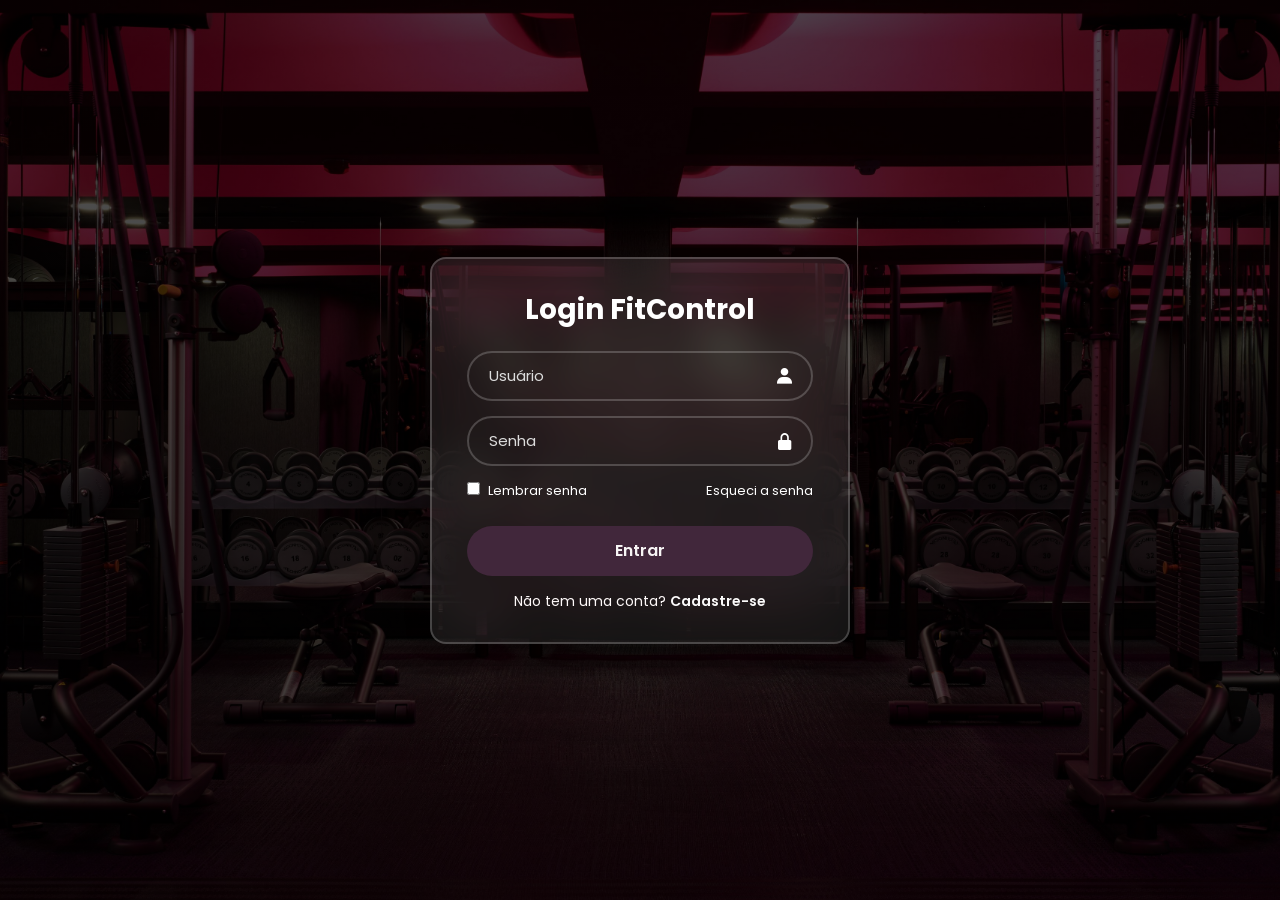
<file: index.html>
<!DOCTYPE html>
<html lang="pt-BR">
<head>
    <meta charset="UTF-8">
    <meta name="viewport" content="width=device-width, initial-scale=1.0">
    <title>Login FitControl</title>
    <link href='https://unpkg.com/boxicons@2.1.4/css/boxicons.min.css' rel='stylesheet'>
    <link rel="stylesheet" href="./css/login.css">
</head>
<body>
    
    <main class="container">   
        <form id="loginForm">
            <h1>Login FitControl</h1>

            <div class="input-box">
                <input placeholder="Usuário" type="text" id="usuario" required>
                <i class="bx bxs-user"></i>
            </div>

            <div class="input-box">
                <input placeholder="Senha" type="password" id="senha" required>
                <i class="bx bxs-lock-alt"></i>
            </div>

            <div class="remember-forgot">
                <label>
                    <input type="checkbox">
                    Lembrar senha
                </label>
                <a href="#">Esqueci a senha</a>
            </div>

            <button type="submit" class="login">Entrar</button>

            <div class="register-link">
                <p>Não tem uma conta? <a href="./signup.html">Cadastre-se</a></p>
            </div>
        </form>
    </main>

    <div vw class="enabled">
  <div vw-access-button class="active"></div>
  <div vw-plugin-wrapper>
    <div class="vw-plugin-top-wrapper"></div>
  </div>
</div>

<script src="https://vlibras.gov.br/app/vlibras-plugin.js"></script>
<script>
  new window.VLibras.Widget('https://vlibras.gov.br/app');
</script>

    <script src="./js/script.js"></script>
</body>
</html>
</file>
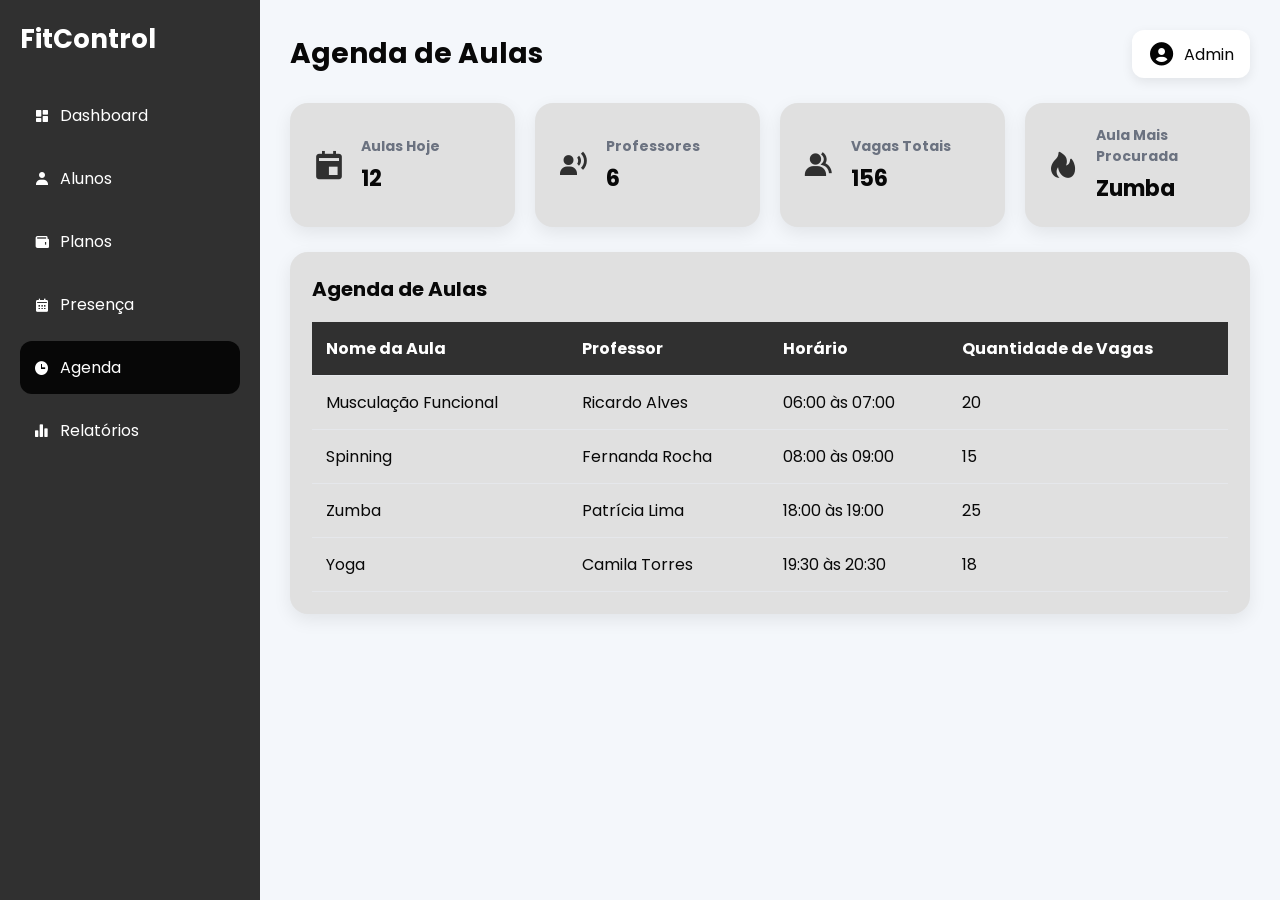
<file: agenda.html>
<!DOCTYPE html>
<html lang="pt-BR">
<head>
  <meta charset="UTF-8">
  <meta name="viewport" content="width=device-width, initial-scale=1.0">
  <title>Agenda - FitControl</title>
  <link rel="stylesheet" href="./css/dashboard.css">
  <link href='https://unpkg.com/boxicons@2.1.4/css/boxicons.min.css' rel='stylesheet'>
</head>
<body>

  <aside class="sidebar" id="sidebar">
    <div class="logo-area">
      <h2>FitControl</h2>
      <button class="close-btn" id="closeMenu">
        <i class='bx bx-x'></i>
      </button>
    </div>

    <nav>
      <a href="dashboard.html"><i class='bx bxs-dashboard'></i> Dashboard</a>
      <a href="alunos.html"><i class='bx bxs-user'></i> Alunos</a>
      <a href="planos.html"><i class='bx bxs-wallet'></i> Planos</a>
      <a href="presenca.html"><i class='bx bxs-calendar'></i> Presença</a>
      <a href="agenda.html" class="active-link"><i class='bx bxs-time'></i> Agenda</a>
      <a href="relatorios.html"><i class='bx bxs-bar-chart-alt-2'></i> Relatórios</a>
    </nav>
  </aside>

  <main class="main">
    <header class="header">
      <div class="header-left">
        <button class="menu-btn" id="openMenu">
          <i class='bx bx-menu'></i>
        </button>
        <h1>Agenda de Aulas</h1>
      </div>

      <div class="user">
        <i class='bx bxs-user-circle'></i>
        <span>Admin</span>
      </div>
    </header>

    <section class="cards">
      <div class="card">
        <i class='bx bxs-calendar-event'></i>
        <div>
          <h3>Aulas Hoje</h3>
          <p>12</p>
        </div>
      </div>

      <div class="card">
        <i class='bx bxs-user-voice'></i>
        <div>
          <h3>Professores</h3>
          <p>6</p>
        </div>
      </div>

      <div class="card">
        <i class='bx bxs-group'></i>
        <div>
          <h3>Vagas Totais</h3>
          <p>156</p>
        </div>
      </div>

      <div class="card">
        <i class='bx bxs-hot'></i>
        <div>
          <h3>Aula Mais Procurada</h3>
          <p>Zumba</p>
        </div>
      </div>
    </section>

    <section class="table-section">
      <h2>Agenda de Aulas</h2>
      <div class="table-wrapper">
        <table>
          <thead>
            <tr>
              <th>Nome da Aula</th>
              <th>Professor</th>
              <th>Horário</th>
              <th>Quantidade de Vagas</th>
            </tr>
          </thead>
          <tbody>
            <tr>
              <td>Musculação Funcional</td>
              <td>Ricardo Alves</td>
              <td>06:00 às 07:00</td>
              <td>20</td>
            </tr>
            <tr>
              <td>Spinning</td>
              <td>Fernanda Rocha</td>
              <td>08:00 às 09:00</td>
              <td>15</td>
            </tr>
            <tr>
              <td>Zumba</td>
              <td>Patrícia Lima</td>
              <td>18:00 às 19:00</td>
              <td>25</td>
            </tr>
            <tr>
              <td>Yoga</td>
              <td>Camila Torres</td>
              <td>19:30 às 20:30</td>
              <td>18</td>
            </tr>
          </tbody>
        </table>
      </div>
    </section>
  </main>


  <div vw class="enabled">
  <div vw-access-button class="active"></div>
  <div vw-plugin-wrapper>
    <div class="vw-plugin-top-wrapper"></div>
  </div>
</div>

<script src="https://vlibras.gov.br/app/vlibras-plugin.js"></script>
<script>
  new window.VLibras.Widget('https://vlibras.gov.br/app');
</script>
  <script src="./js/agenda.js"></script>

  
</body>
</html>
</file>
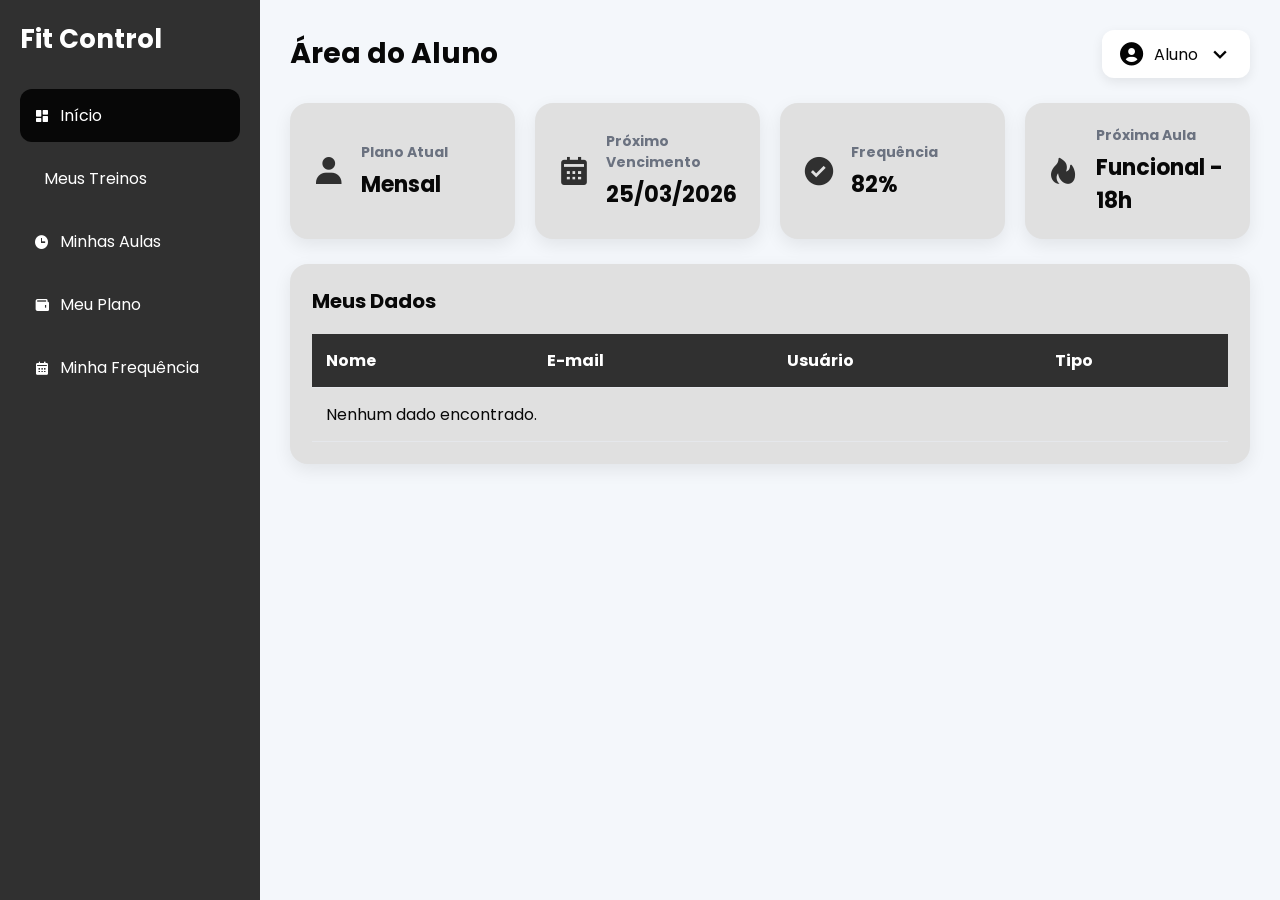
<file: aluno-dashboard.html>
<!DOCTYPE html>
<html lang="pt-BR">
<head>
  <meta charset="UTF-8">
  <meta name="viewport" content="width=device-width, initial-scale=1.0">
  <title>Área do Aluno - Fit Control</title>
  <link rel="stylesheet" href="./css/dashboard.css">
  <link href='https://unpkg.com/boxicons@2.1.4/css/boxicons.min.css' rel='stylesheet'>
</head>
<body>

  <aside class="sidebar" id="sidebar">
    <div class="logo-area">
      <h2>Fit Control</h2>
      <button class="close-btn" id="closeMenu">
        <i class='bx bx-x'></i>
      </button>
    </div>

    <nav>
      <a href="aluno-dashboard.html" class="active-link"><i class='bx bxs-dashboard'></i> Início</a>
      <a href="meus-treinos.html"><i class='bx bxs-dumbbell'></i> Meus Treinos</a>
      <a href="minhas-aulas.html"><i class='bx bxs-time'></i> Minhas Aulas</a>
      <a href="meu-plano.html"><i class='bx bxs-wallet'></i> Meu Plano</a>
      <a href="presenca-aluno.html"><i class='bx bxs-calendar'></i> Minha Frequência</a>
    </nav>
  </aside>

  <main class="main">
    <header class="header">
      <div class="header-left">
        <button class="menu-btn" id="openMenu">
          <i class='bx bx-menu'></i>
        </button>
        <h1>Área do Aluno</h1>
      </div>

      <div class="user" id="userMenu">
        <i class='bx bxs-user-circle'></i>
        <span id="nomeUsuario">Aluno</span>
        <i class='bx bx-chevron-down'></i>

        <div class="dropdown" id="dropdownMenu">
          <button id="trocarUsuario">Trocar usuário</button>
          <button id="logout">Sair</button>
        </div>
      </div>
    </header>

    <section class="cards">
      <div class="card">
        <i class='bx bxs-user'></i>
        <div>
          <h3>Plano Atual</h3>
          <p id="planoAluno">Mensal</p>
        </div>
      </div>

      <div class="card">
        <i class='bx bxs-calendar'></i>
        <div>
          <h3>Próximo Vencimento</h3>
          <p>25/03/2026</p>
        </div>
      </div>

      <div class="card">
        <i class='bx bxs-check-circle'></i>
        <div>
          <h3>Frequência</h3>
          <p>82%</p>
        </div>
      </div>

      <div class="card">
        <i class='bx bxs-hot'></i>
        <div>
          <h3>Próxima Aula</h3>
          <p>Funcional - 18h</p>
        </div>
      </div>
    </section>

    <section class="table-section">
      <h2>Meus Dados</h2>
      <div class="table-wrapper">
        <table>
          <thead>
            <tr>
              <th>Nome</th>
              <th>E-mail</th>
              <th>Usuário</th>
              <th>Tipo</th>
            </tr>
          </thead>
          <tbody id="dadosAluno">
            <tr>
              <td colspan="4">Nenhum dado encontrado.</td>
            </tr>
          </tbody>
        </table>
      </div>
    </section>
  </main>

  <div vw class="enabled">
    <div vw-access-button class="active"></div>
    <div vw-plugin-wrapper>
      <div class="vw-plugin-top-wrapper"></div>
    </div>
  </div>

  <script src="https://vlibras.gov.br/app/vlibras-plugin.js"></script>
  <script>
    new window.VLibras.Widget('https://vlibras.gov.br/app');
  </script>

  <script src="./js/aluno-dashboard.js"></script>
  <script src="./js/user.js"></script>
</body>
</html>
</file>
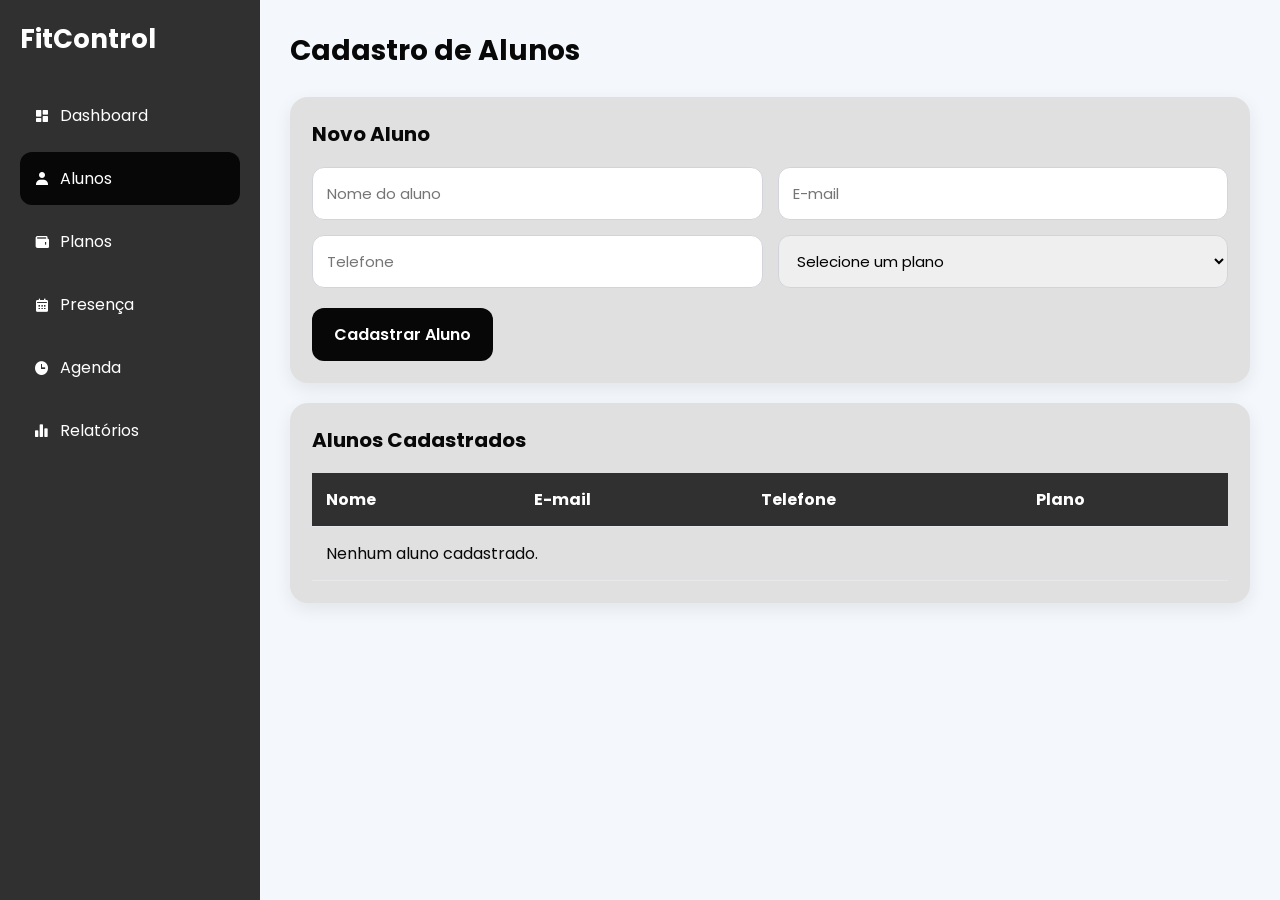
<file: alunos.html>
<!DOCTYPE html>
<html lang="pt-BR">
<head>
  <meta charset="UTF-8">
  <meta name="viewport" content="width=device-width, initial-scale=1.0">
  <title>Cadastro de Alunos - FitControl</title>
  <link rel="stylesheet" href="./css/dashboard.css">
  <link href='https://unpkg.com/boxicons@2.1.4/css/boxicons.min.css' rel='stylesheet'>
</head>
<body>

  <aside class="sidebar" id="sidebar">
    <div class="logo-area">
      <h2>FitControl</h2>
      <button class="close-btn" id="closeMenu">
        <i class='bx bx-x'></i>
      </button>
    </div>

    <nav>
      <a href="dashboard.html"><i class='bx bxs-dashboard'></i> Dashboard</a>
      <a href="alunos.html" class="active-link"><i class='bx bxs-user'></i> Alunos</a>
      <a href="planos.html"><i class='bx bxs-wallet'></i> Planos</a>
      <a href="presenca.html"><i class='bx bxs-calendar'></i> Presença</a>
      <a href="agenda.html"><i class='bx bxs-time'></i> Agenda</a>
      <a href="relatorios.html"><i class='bx bxs-bar-chart-alt-2'></i> Relatórios</a>
    </nav>
  </aside>

  <main class="main">
    <header class="header">
      <div class="header-left">
        <button class="menu-btn" id="openMenu">
          <i class='bx bx-menu'></i>
        </button>
        <h1>Cadastro de Alunos</h1>
      </div>
    </header>

    <section class="table-section">
      <h2>Novo Aluno</h2>

      <form id="formAluno" class="form-aluno">
        <div class="form-grid">
          <input type="text" id="nome" placeholder="Nome do aluno" required>
          <input type="email" id="email" placeholder="E-mail" required>
          <input type="text" id="telefone" placeholder="Telefone" required>
          <select id="plano" required>
            <option value="">Selecione um plano</option>
            <option value="Mensal">Mensal</option>
            <option value="Trimestral">Trimestral</option>
            <option value="Semestral">Semestral</option>
            <option value="Anual">Anual</option>
          </select>
        </div>

        <button type="submit" class="btn-submit">Cadastrar Aluno</button>
      </form>
    </section>

    <section class="table-section" style="margin-top: 20px;">
      <h2>Alunos Cadastrados</h2>
      <div class="table-wrapper">
        <table>
          <thead>
            <tr>
              <th>Nome</th>
              <th>E-mail</th>
              <th>Telefone</th>
              <th>Plano</th>
            </tr>
          </thead>
          <tbody id="listaAlunos"></tbody>
        </table>
      </div>
    </section>
  </main>


  <div vw class="enabled">
  <div vw-access-button class="active"></div>
  <div vw-plugin-wrapper>
    <div class="vw-plugin-top-wrapper"></div>
  </div>
</div>

<script src="https://vlibras.gov.br/app/vlibras-plugin.js"></script>
<script>
  new window.VLibras.Widget('https://vlibras.gov.br/app');
</script>
  <script src="./js/alunos.js"></script>
</body>
</html>
</file>
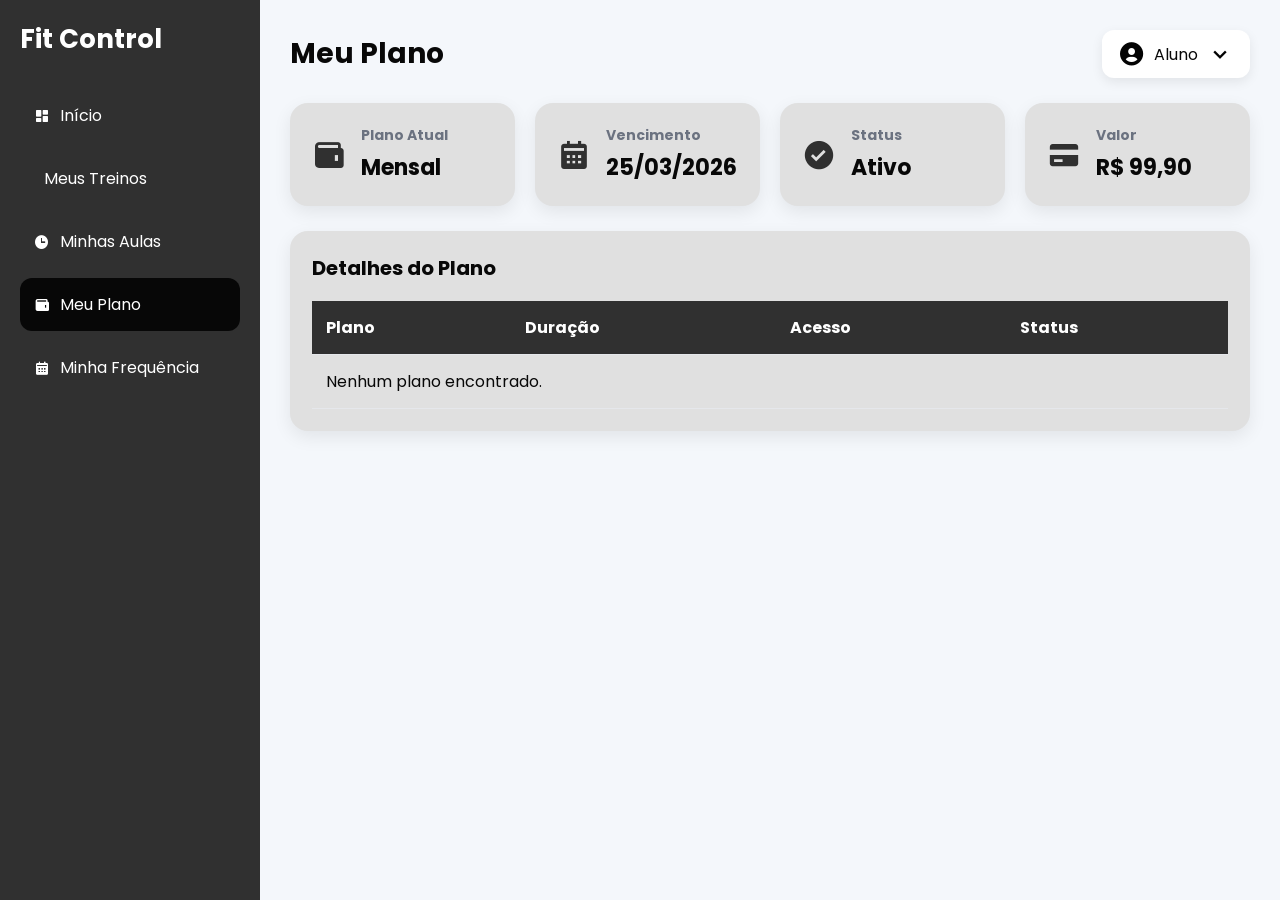
<file: meu-plano.html>
<!DOCTYPE html>
<html lang="pt-BR">
<head>
  <meta charset="UTF-8">
  <meta name="viewport" content="width=device-width, initial-scale=1.0">
  <title>Meu Plano - Fit Control</title>
  <link rel="stylesheet" href="./css/dashboard.css">
  <link href='https://unpkg.com/boxicons@2.1.4/css/boxicons.min.css' rel='stylesheet'>
</head>
<body>

  <aside class="sidebar" id="sidebar">
    <div class="logo-area">
      <h2>Fit Control</h2>
      <button class="close-btn" id="closeMenu">
        <i class='bx bx-x'></i>
      </button>
    </div>

    <nav>
      <a href="aluno-dashboard.html"><i class='bx bxs-dashboard'></i> Início</a>
      <a href="meus-treinos.html"><i class='bx bxs-dumbbell'></i> Meus Treinos</a>
      <a href="minhas-aulas.html"><i class='bx bxs-time'></i> Minhas Aulas</a>
      <a href="meu-plano.html" class="active-link"><i class='bx bxs-wallet'></i> Meu Plano</a>
      <a href="presenca.html"><i class='bx bxs-calendar'></i> Minha Frequência</a>
    </nav>
  </aside>

  <main class="main">
    <header class="header">
      <div class="header-left">
        <button class="menu-btn" id="openMenu">
          <i class='bx bx-menu'></i>
        </button>
        <h1>Meu Plano</h1>
      </div>

      <div class="user" id="userMenu">
        <i class='bx bxs-user-circle'></i>
        <span id="nomeUsuario">Aluno</span>
        <i class='bx bx-chevron-down'></i>

        <div class="dropdown" id="dropdownMenu">
          <button id="trocarUsuario">Trocar usuário</button>
          <button id="logout">Sair</button>
        </div>
      </div>
    </header>

    <section class="cards">
      <div class="card">
        <i class='bx bxs-wallet'></i>
        <div>
          <h3>Plano Atual</h3>
          <p id="planoAtual">Mensal</p>
        </div>
      </div>

      <div class="card">
        <i class='bx bxs-calendar'></i>
        <div>
          <h3>Vencimento</h3>
          <p>25/03/2026</p>
        </div>
      </div>

      <div class="card">
        <i class='bx bxs-check-circle'></i>
        <div>
          <h3>Status</h3>
          <p>Ativo</p>
        </div>
      </div>

      <div class="card">
        <i class='bx bxs-credit-card'></i>
        <div>
          <h3>Valor</h3>
          <p id="valorPlano">R$ 99,90</p>
        </div>
      </div>
    </section>

    <section class="table-section">
      <h2>Detalhes do Plano</h2>
      <div class="table-wrapper">
        <table>
          <thead>
            <tr>
              <th>Plano</th>
              <th>Duração</th>
              <th>Acesso</th>
              <th>Status</th>
            </tr>
          </thead>
          <tbody id="tabelaPlano">
            <tr>
              <td colspan="4">Nenhum plano encontrado.</td>
            </tr>
          </tbody>
        </table>
      </div>
    </section>
  </main>

  <div vw class="enabled">
    <div vw-access-button class="active"></div>
    <div vw-plugin-wrapper>
      <div class="vw-plugin-top-wrapper"></div>
    </div>
  </div>

  <script src="https://vlibras.gov.br/app/vlibras-plugin.js"></script>
  <script>
    new window.VLibras.Widget('https://vlibras.gov.br/app');
  </script>

  <script src="./js/meu-plano.js"></script>
  <script src="./js/user.js"></script>
</body>
</html>
</file>
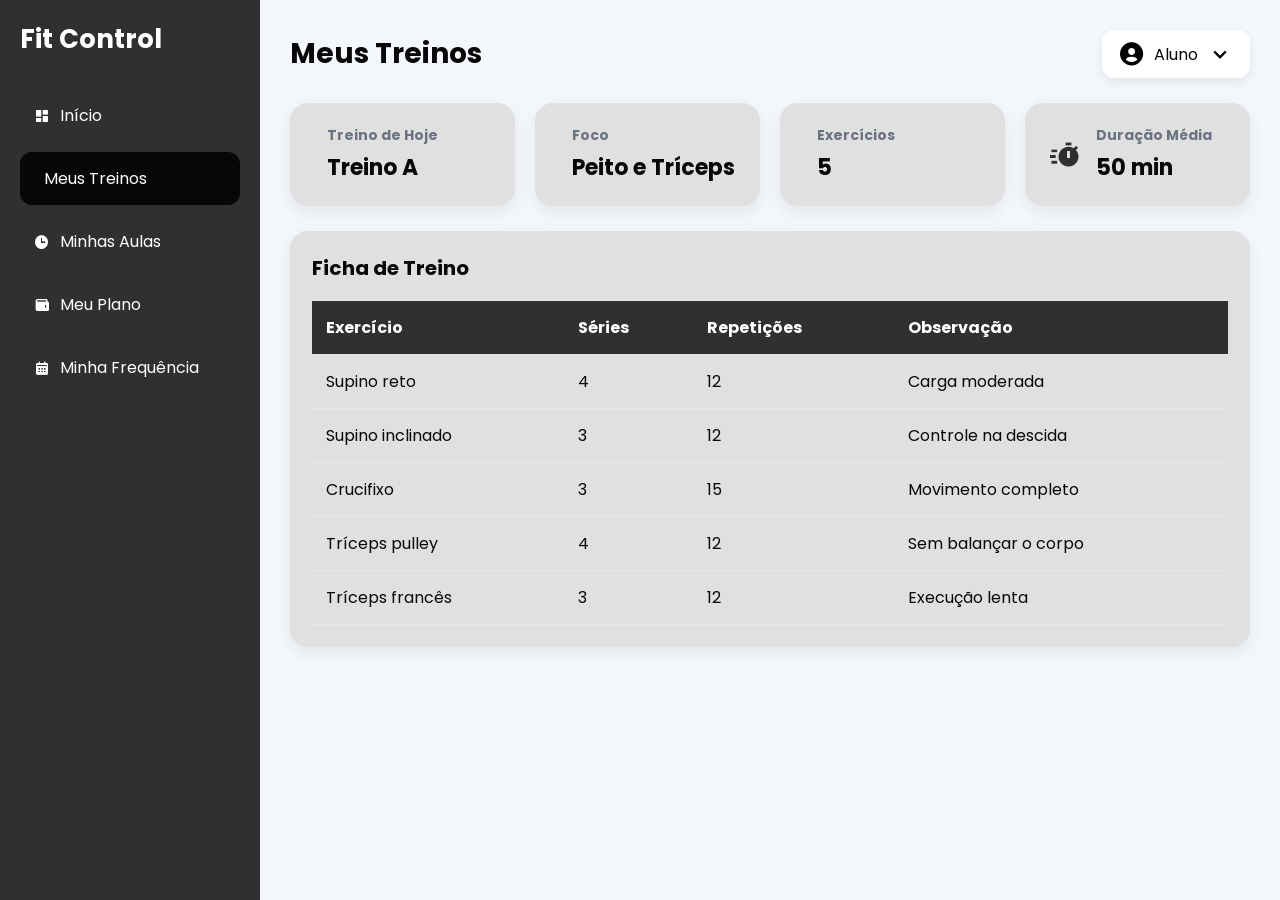
<file: meus-treinos.html>
<!DOCTYPE html>
<html lang="pt-BR">
<head>
  <meta charset="UTF-8">
  <meta name="viewport" content="width=device-width, initial-scale=1.0">
  <title>Meus Treinos - Fit Control</title>
  <link rel="stylesheet" href="./css/dashboard.css">
  <link href='https://unpkg.com/boxicons@2.1.4/css/boxicons.min.css' rel='stylesheet'>
</head>
<body>

  <aside class="sidebar" id="sidebar">
    <div class="logo-area">
      <h2>Fit Control</h2>
      <button class="close-btn" id="closeMenu">
        <i class='bx bx-x'></i>
      </button>
    </div>

    <nav>
      <a href="aluno-dashboard.html"><i class='bx bxs-dashboard'></i> Início</a>
      <a href="meus-treinos.html" class="active-link"><i class='bx bxs-dumbbell'></i> Meus Treinos</a>
      <a href="minhas-aulas.html"><i class='bx bxs-time'></i> Minhas Aulas</a>
      <a href="meu-plano.html"><i class='bx bxs-wallet'></i> Meu Plano</a>
      <a href="presenca.html"><i class='bx bxs-calendar'></i> Minha Frequência</a>
    </nav>
  </aside>

  <main class="main">
    <header class="header">
      <div class="header-left">
        <button class="menu-btn" id="openMenu">
          <i class='bx bx-menu'></i>
        </button>
        <h1>Meus Treinos</h1>
      </div>

      <div class="user" id="userMenu">
        <i class='bx bxs-user-circle'></i>
        <span id="nomeUsuario">Aluno</span>
        <i class='bx bx-chevron-down'></i>

        <div class="dropdown" id="dropdownMenu">
          <button id="trocarUsuario">Trocar usuário</button>
          <button id="logout">Sair</button>
        </div>
      </div>
    </header>

    <section class="cards">
      <div class="card">
        <i class='bx bxs-dumbbell'></i>
        <div>
          <h3>Treino de Hoje</h3>
          <p>Treino A</p>
        </div>
      </div>

      <div class="card">
        <i class='bx bxs-body'></i>
        <div>
          <h3>Foco</h3>
          <p>Peito e Tríceps</p>
        </div>
      </div>

      <div class="card">
        <i class='bx bxs-repeat'></i>
        <div>
          <h3>Exercícios</h3>
          <p>5</p>
        </div>
      </div>

      <div class="card">
        <i class='bx bxs-timer'></i>
        <div>
          <h3>Duração Média</h3>
          <p>50 min</p>
        </div>
      </div>
    </section>

    <section class="table-section">
      <h2>Ficha de Treino</h2>
      <div class="table-wrapper">
        <table>
          <thead>
            <tr>
              <th>Exercício</th>
              <th>Séries</th>
              <th>Repetições</th>
              <th>Observação</th>
            </tr>
          </thead>
          <tbody id="tabelaTreinos">
            <tr>
              <td>Supino reto</td>
              <td>4</td>
              <td>12</td>
              <td>Carga moderada</td>
            </tr>
            <tr>
              <td>Supino inclinado</td>
              <td>3</td>
              <td>12</td>
              <td>Controle na descida</td>
            </tr>
            <tr>
              <td>Crucifixo</td>
              <td>3</td>
              <td>15</td>
              <td>Movimento completo</td>
            </tr>
            <tr>
              <td>Tríceps pulley</td>
              <td>4</td>
              <td>12</td>
              <td>Sem balançar o corpo</td>
            </tr>
            <tr>
              <td>Tríceps francês</td>
              <td>3</td>
              <td>12</td>
              <td>Execução lenta</td>
            </tr>
          </tbody>
        </table>
      </div>
    </section>
  </main>

  <div vw class="enabled">
    <div vw-access-button class="active"></div>
    <div vw-plugin-wrapper>
      <div class="vw-plugin-top-wrapper"></div>
    </div>
  </div>

  <script src="https://vlibras.gov.br/app/vlibras-plugin.js"></script>
  <script>
    new window.VLibras.Widget('https://vlibras.gov.br/app');
  </script>

  <script src="./js/meus-treinos.js"></script>
  <script src="./js/user.js"></script>
</body>
</html>
</file>
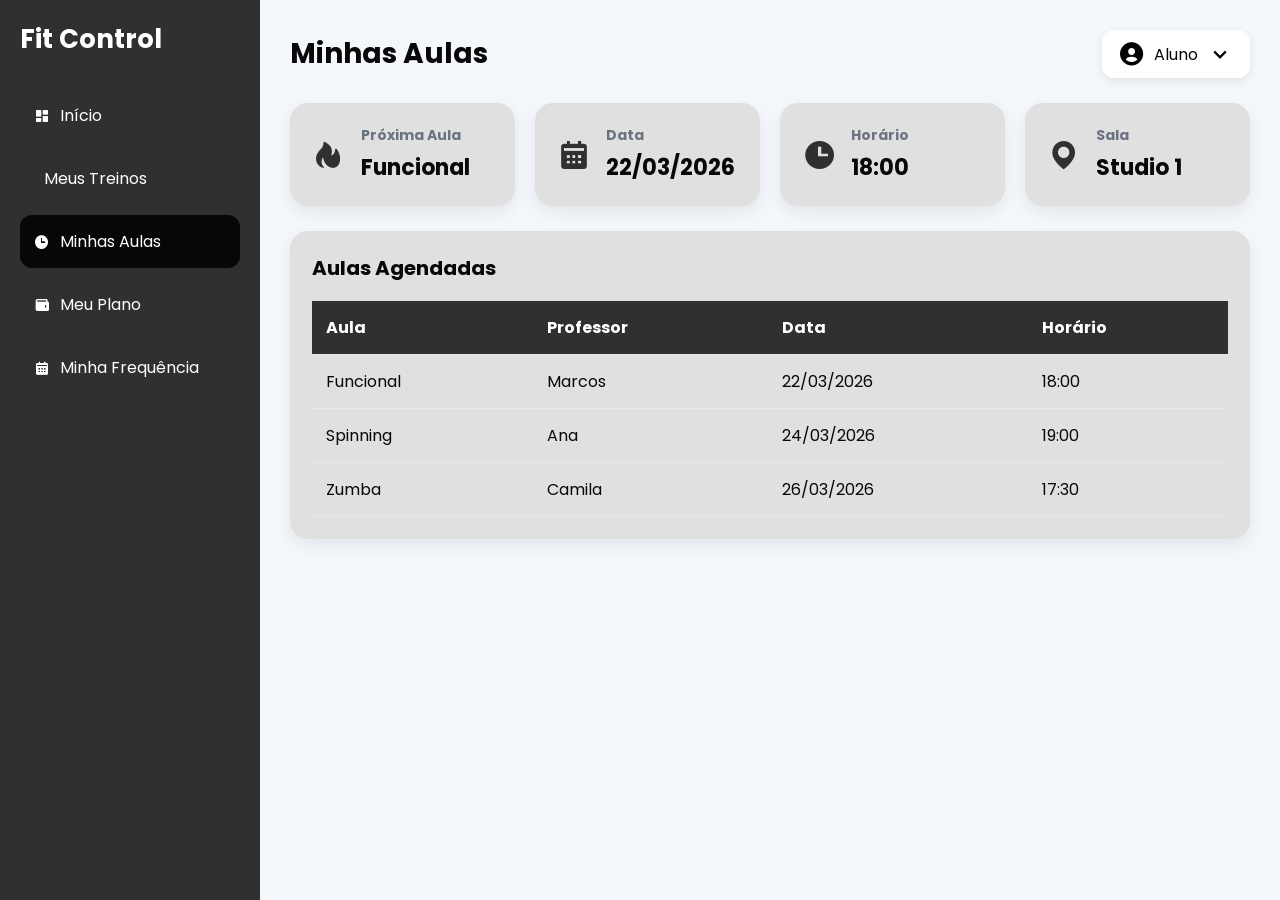
<file: minhas-aulas.html>
<!DOCTYPE html>
<html lang="pt-BR">
<head>
  <meta charset="UTF-8">
  <meta name="viewport" content="width=device-width, initial-scale=1.0">
  <title>Minhas Aulas - Fit Control</title>
  <link rel="stylesheet" href="./css/dashboard.css">
  <link href='https://unpkg.com/boxicons@2.1.4/css/boxicons.min.css' rel='stylesheet'>
</head>
<body>

  <aside class="sidebar" id="sidebar">
    <div class="logo-area">
      <h2>Fit Control</h2>
      <button class="close-btn" id="closeMenu">
        <i class='bx bx-x'></i>
      </button>
    </div>

    <nav>
      <a href="aluno-dashboard.html"><i class='bx bxs-dashboard'></i> Início</a>
      <a href="meus-treinos.html"><i class='bx bxs-dumbbell'></i> Meus Treinos</a>
      <a href="minhas-aulas.html" class="active-link"><i class='bx bxs-time'></i> Minhas Aulas</a>
      <a href="meu-plano.html"><i class='bx bxs-wallet'></i> Meu Plano</a>
      <a href="presenca.html"><i class='bx bxs-calendar'></i> Minha Frequência</a>
    </nav>
  </aside>

  <main class="main">
    <header class="header">
      <div class="header-left">
        <button class="menu-btn" id="openMenu">
          <i class='bx bx-menu'></i>
        </button>
        <h1>Minhas Aulas</h1>
      </div>

      <div class="user" id="userMenu">
        <i class='bx bxs-user-circle'></i>
        <span id="nomeUsuario">Aluno</span>
        <i class='bx bx-chevron-down'></i>

        <div class="dropdown" id="dropdownMenu">
          <button id="trocarUsuario">Trocar usuário</button>
          <button id="logout">Sair</button>
        </div>
      </div>
    </header>

    <section class="cards">
      <div class="card">
        <i class='bx bxs-hot'></i>
        <div>
          <h3>Próxima Aula</h3>
          <p>Funcional</p>
        </div>
      </div>

      <div class="card">
        <i class='bx bxs-calendar'></i>
        <div>
          <h3>Data</h3>
          <p>22/03/2026</p>
        </div>
      </div>

      <div class="card">
        <i class='bx bxs-time'></i>
        <div>
          <h3>Horário</h3>
          <p>18:00</p>
        </div>
      </div>

      <div class="card">
        <i class='bx bxs-map'></i>
        <div>
          <h3>Sala</h3>
          <p>Studio 1</p>
        </div>
      </div>
    </section>

    <section class="table-section">
      <h2>Aulas Agendadas</h2>
      <div class="table-wrapper">
        <table>
          <thead>
            <tr>
              <th>Aula</th>
              <th>Professor</th>
              <th>Data</th>
              <th>Horário</th>
            </tr>
          </thead>
          <tbody id="tabelaAulas">
            <tr>
              <td>Funcional</td>
              <td>Marcos</td>
              <td>22/03/2026</td>
              <td>18:00</td>
            </tr>
            <tr>
              <td>Spinning</td>
              <td>Ana</td>
              <td>24/03/2026</td>
              <td>19:00</td>
            </tr>
            <tr>
              <td>Zumba</td>
              <td>Camila</td>
              <td>26/03/2026</td>
              <td>17:30</td>
            </tr>
          </tbody>
        </table>
      </div>
    </section>
  </main>

  <div vw class="enabled">
    <div vw-access-button class="active"></div>
    <div vw-plugin-wrapper>
      <div class="vw-plugin-top-wrapper"></div>
    </div>
  </div>

  <script src="https://vlibras.gov.br/app/vlibras-plugin.js"></script>
  <script>
    new window.VLibras.Widget('https://vlibras.gov.br/app');
  </script>

  <script src="./js/minhas-aulas.js"></script>
  <script src="./js/user.js"></script>
</body>
</html>
</file>
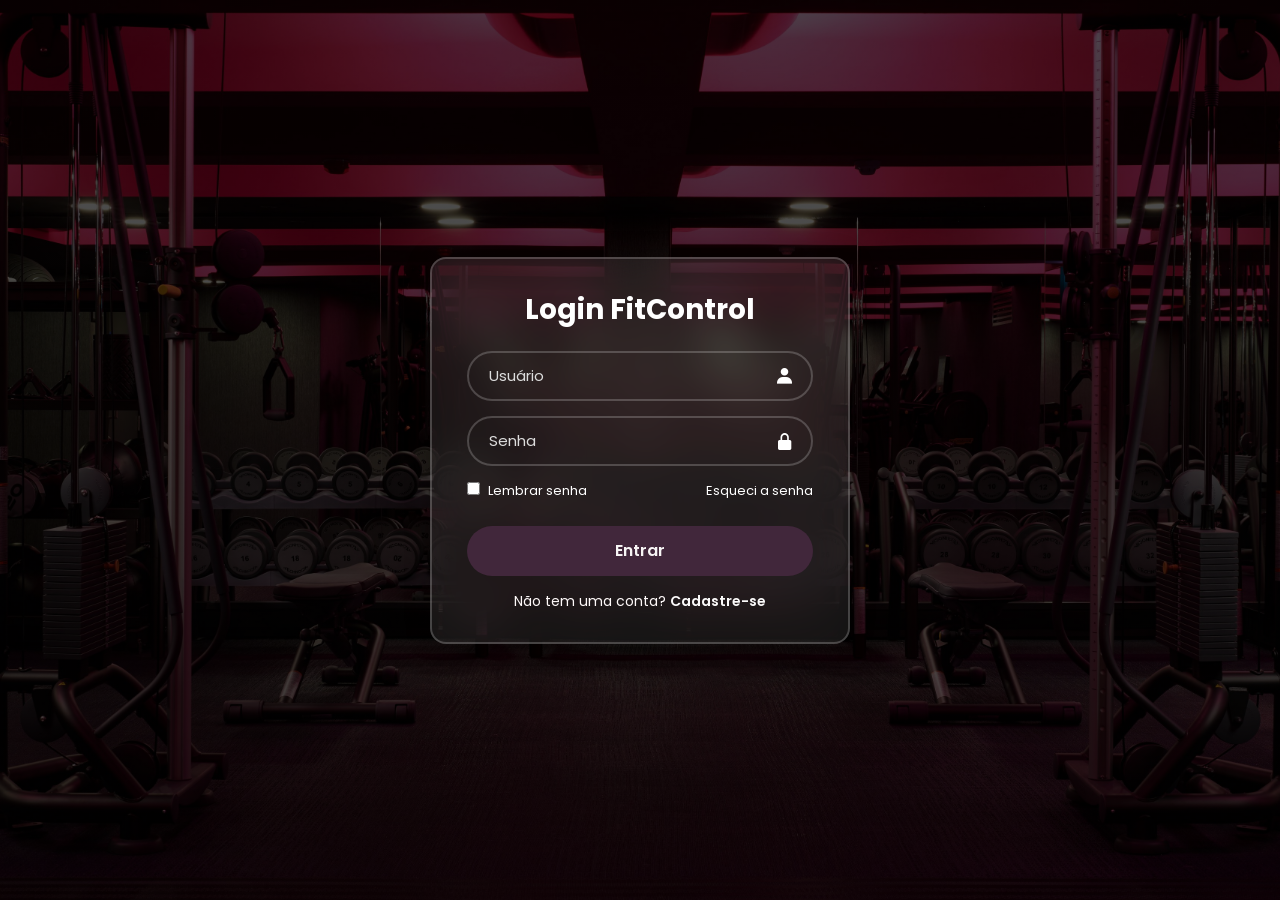
<file: presenca-aluno.html>
<!DOCTYPE html>
<html lang="pt-BR">
<head>
  <meta charset="UTF-8">
  <meta name="viewport" content="width=device-width, initial-scale=1.0">
  <title>Minha Frequência - Fit Control</title>
  <link rel="stylesheet" href="./css/dashboard.css">
  <link href='https://unpkg.com/boxicons@2.1.4/css/boxicons.min.css' rel='stylesheet'>
</head>
<body>

  <aside class="sidebar" id="sidebar">
    <div class="logo-area">
      <h2>Fit Control</h2>
      <button class="close-btn" id="closeMenu">
        <i class='bx bx-x'></i>
      </button>
    </div>

    <nav>
      <a href="aluno-dashboard.html"><i class='bx bxs-dashboard'></i> Início</a>
      <a href="meus-treinos.html"><i class='bx bxs-dumbbell'></i> Meus Treinos</a>
      <a href="minhas-aulas.html"><i class='bx bxs-time'></i> Minhas Aulas</a>
      <a href="meu-plano.html"><i class='bx bxs-wallet'></i> Meu Plano</a>
      <a href="presenca-aluno.html" class="active-link"><i class='bx bxs-calendar'></i> Minha Frequência</a>
      
    </nav>
  </aside>

  <main class="main">
    <header class="header">
      <div class="header-left">
        <button class="menu-btn" id="openMenu">
          <i class='bx bx-menu'></i>
        </button>
        <h1>Minha Frequência</h1>
      </div>

      <div class="user" id="userMenu">
        <i class='bx bxs-user-circle'></i>
        <span id="nomeUsuario">Aluno</span>
        <i class='bx bx-chevron-down'></i>

        <div class="dropdown" id="dropdownMenu">
          <button id="trocarUsuario">Trocar usuário</button>
          <button id="logout">Sair</button>
        </div>
      </div>
    </header>

    <section class="cards">
      <div class="card">
        <i class='bx bxs-check-circle'></i>
        <div>
          <h3>Presenças no mês</h3>
          <p id="totalPresencas">0</p>
        </div>
      </div>

      <div class="card">
        <i class='bx bxs-calendar'></i>
        <div>
          <h3>Frequência</h3>
          <p id="percentualFrequencia">0%</p>
        </div>
      </div>

      <div class="card">
        <i class='bx bxs-time'></i>
        <div>
          <h3>Última presença</h3>
          <p id="ultimaPresenca">-</p>
        </div>
      </div>

      <div class="card">
        <i class='bx bxs-bar-chart-alt-2'></i>
        <div>
          <h3>Status</h3>
          <p id="statusFrequencia">Sem dados</p>
        </div>
      </div>
    </section>

    <section class="table-section">
      <h2>Histórico de Presença</h2>
      <div class="table-wrapper">
        <table>
          <thead>
            <tr>
              <th>Data</th>
              <th>Status</th>
            </tr>
          </thead>
          <tbody id="tabelaPresencaAluno">
            <tr>
              <td colspan="2">Nenhum registro encontrado.</td>
            </tr>
          </tbody>
        </table>
      </div>
    </section>
  </main>

  <div vw class="enabled">
    <div vw-access-button class="active"></div>
    <div vw-plugin-wrapper>
      <div class="vw-plugin-top-wrapper"></div>
    </div>
  </div>

  <script src="https://vlibras.gov.br/app/vlibras-plugin.js"></script>
  <script>
    new window.VLibras.Widget('https://vlibras.gov.br/app');
  </script>
  <script src="./js/presenca-aluno.js"></script>
  <script src="./js/user.js"></script>
</body>
</html>
</file>
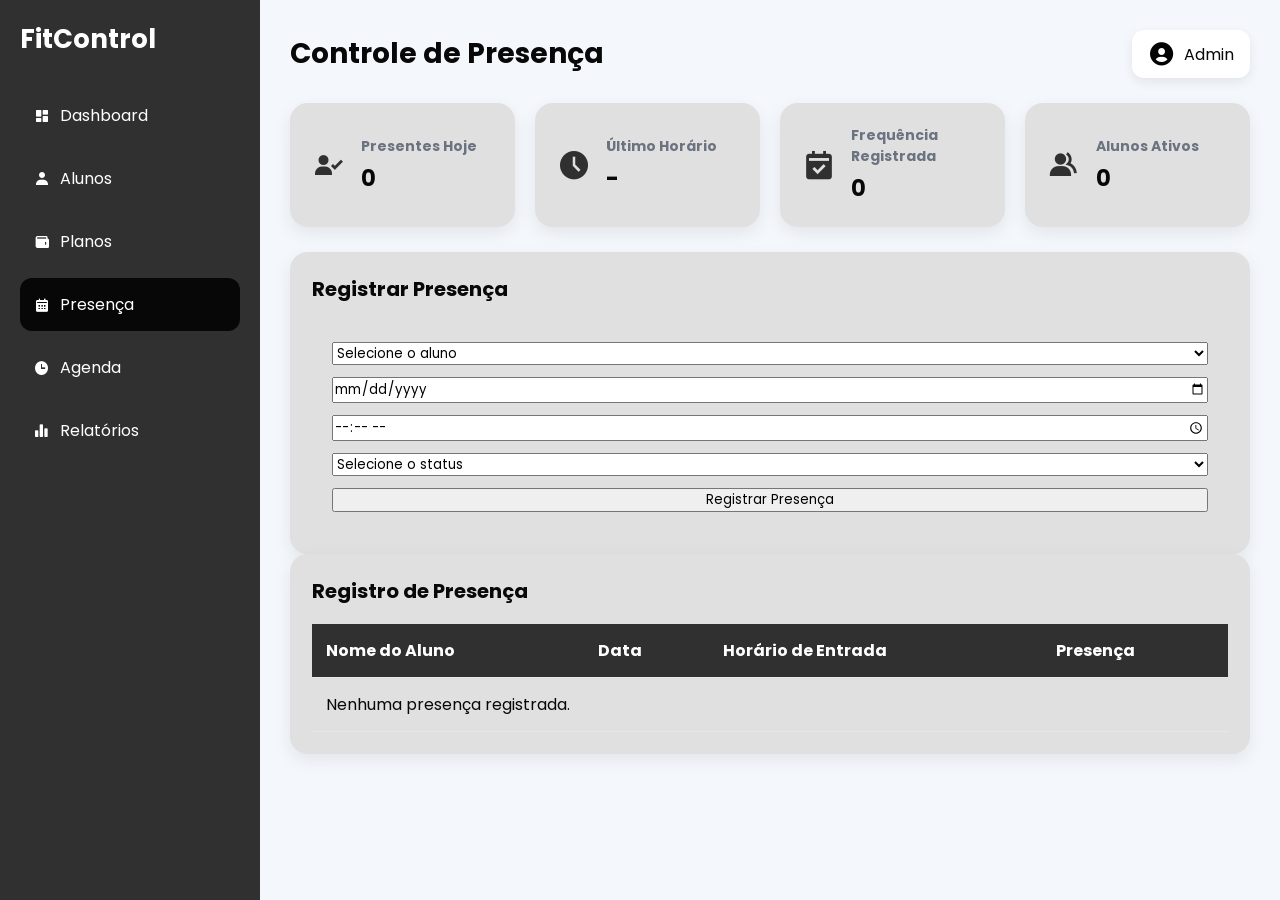
<file: presenca.html>
<!DOCTYPE html>
<html lang="pt-BR">
<head>
  <meta charset="UTF-8">
  <meta name="viewport" content="width=device-width, initial-scale=1.0">
  <title>Presença - FitControl</title>
  <link rel="stylesheet" href="./css/dashboard.css">
  <link href='https://unpkg.com/boxicons@2.1.4/css/boxicons.min.css' rel='stylesheet'>
</head>
<body>

  <aside class="sidebar" id="sidebar">
    <div class="logo-area">
      <h2>FitControl</h2>
      <button class="close-btn" id="closeMenu">
        <i class='bx bx-x'></i>
      </button>
    </div>

    <nav>
      <a href="dashboard.html"><i class='bx bxs-dashboard'></i> Dashboard</a>
      <a href="alunos.html"><i class='bx bxs-user'></i> Alunos</a>
      <a href="planos.html"><i class='bx bxs-wallet'></i> Planos</a>
      <a href="presenca.html" class="active-link"><i class='bx bxs-calendar'></i> Presença</a>
      <a href="agenda.html"><i class='bx bxs-time'></i> Agenda</a>
      <a href="relatorios.html"><i class='bx bxs-bar-chart-alt-2'></i> Relatórios</a>
    </nav>
  </aside>

  <main class="main">
    <header class="header">
      <div class="header-left">
        <button class="menu-btn" id="openMenu">
          <i class='bx bx-menu'></i>
        </button>
        <h1>Controle de Presença</h1>
      </div>

      <div class="user">
        <i class='bx bxs-user-circle'></i>
        <span>Admin</span>
      </div>
    </header>

    <section class="cards">
      <div class="card">
        <i class='bx bxs-user-check'></i>
        <div>
          <h3>Presentes Hoje</h3>
          <p id="presentesHoje">0</p>
        </div>
      </div>

      <div class="card">
        <i class='bx bxs-time-five'></i>
        <div>
          <h3>Último Horário</h3>
          <p id="ultimoHorario">-</p>
        </div>
      </div>

      <div class="card">
        <i class='bx bxs-calendar-check'></i>
        <div>
          <h3>Frequência Registrada</h3>
          <p id="totalRegistros">0</p>
        </div>
      </div>

      <div class="card">
        <i class='bx bxs-group'></i>
        <div>
          <h3>Alunos Ativos</h3>
          <p id="totalAlunos">0</p>
        </div>
      </div>
    </section>

    <section class="table-section">
      <h2>Registrar Presença</h2>
      <div class="table-wrapper" style="padding: 20px;">
        <form id="formPresenca" style="display: grid; gap: 12px;">
          <select id="aluno" required>
            <option value="">Selecione o aluno</option>
          </select>

          <input type="date" id="dataPresenca" required>

          <input type="time" id="horarioEntrada" required>

          <select id="statusPresenca" required>
            <option value="">Selecione o status</option>
            <option value="Presente">Presente</option>
            <option value="Faltou">Faltou</option>
          </select>

          <button type="submit">Registrar Presença</button>
        </form>
      </div>
    </section>

    <section class="table-section">
      <h2>Registro de Presença</h2>
      <div class="table-wrapper">
        <table>
          <thead>
            <tr>
              <th>Nome do Aluno</th>
              <th>Data</th>
              <th>Horário de Entrada</th>
              <th>Presença</th>
            </tr>
          </thead>
          <tbody id="listaPresencas">
            <tr>
              <td colspan="4">Nenhuma presença registrada.</td>
            </tr>
          </tbody>
        </table>
      </div>
    </section>
  </main>

  <div vw class="enabled">
    <div vw-access-button class="active"></div>
    <div vw-plugin-wrapper>
      <div class="vw-plugin-top-wrapper"></div>
    </div>
  </div>

  <script src="https://vlibras.gov.br/app/vlibras-plugin.js"></script>
  <script>
    new window.VLibras.Widget('https://vlibras.gov.br/app');
  </script>

  <script src="./js/presenca.js"></script>
</body>
</html>
</file>
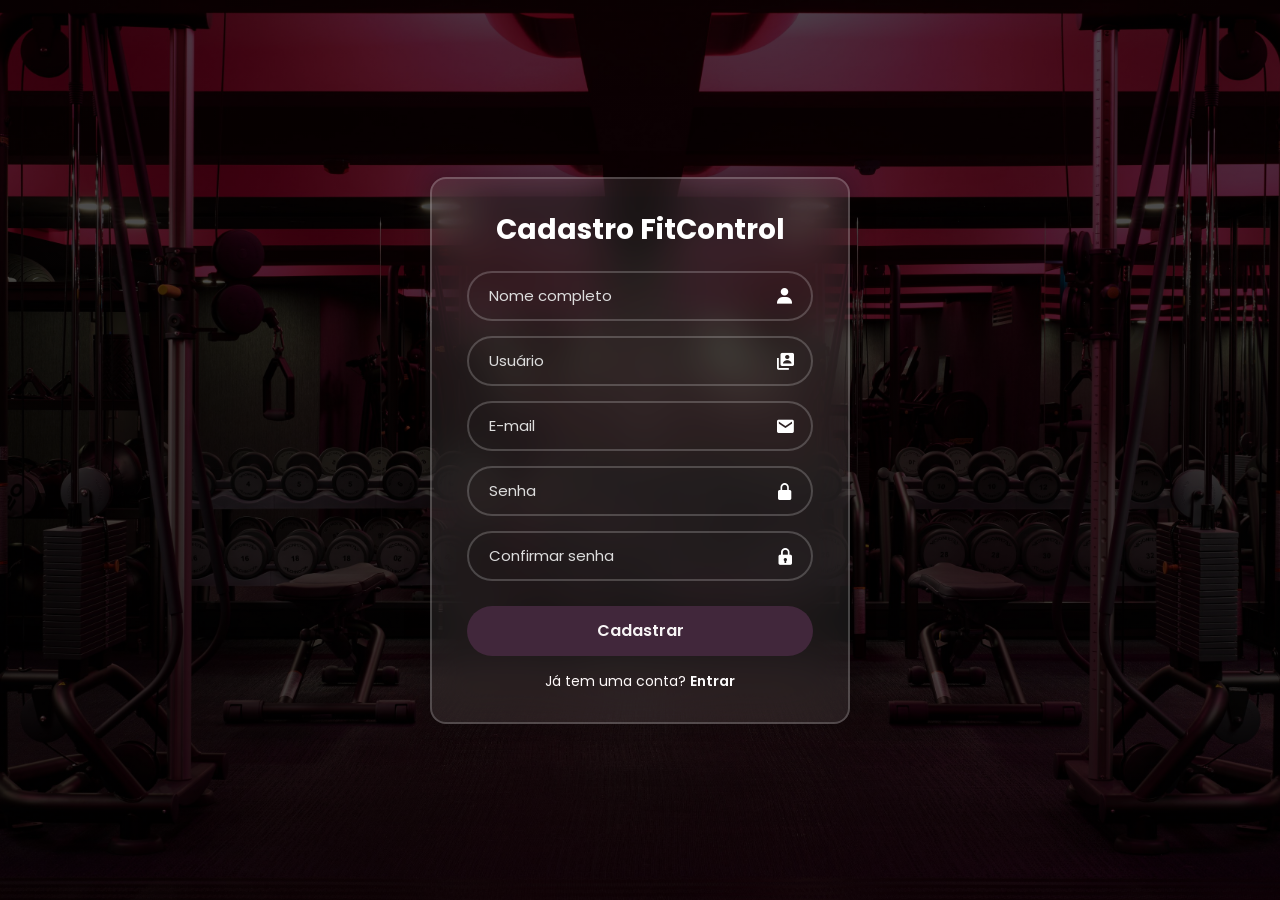
<file: signup.html>
<!DOCTYPE html>
<html lang="pt-BR">
<head>
  <meta charset="UTF-8">
  <meta name="viewport" content="width=device-width, initial-scale=1.0">
  <title>Cadastro FitControl</title>
  <link href='https://unpkg.com/boxicons@2.1.4/css/boxicons.min.css' rel='stylesheet'>
  <link rel="stylesheet" href="./css/login.css">
</head>
<body>

  <main class="container">
    <form id="signupForm">
      <h1>Cadastro FitControl</h1>

      <div class="input-box">
        <input type="text" id="nome" placeholder="Nome completo" required>
        <i class='bx bxs-user'></i>
      </div>

      <div class="input-box">
        <input type="text" id="novoUsuario" placeholder="Usuário" required>
        <i class='bx bxs-user-account'></i>
      </div>

      <div class="input-box">
        <input type="email" id="email" placeholder="E-mail" required>
        <i class='bx bxs-envelope'></i>
      </div>

      <div class="input-box">
        <input type="password" id="novaSenha" placeholder="Senha" required>
        <i class='bx bxs-lock-alt'></i>
      </div>

      <div class="input-box">
        <input type="password" id="confirmarSenha" placeholder="Confirmar senha" required>
        <i class='bx bxs-lock'></i>
      </div>

      <button type="submit" class="login">Cadastrar</button>

      <div class="register-link">
        <p>Já tem uma conta? <a href="./index.html">Entrar</a></p>
      </div>
    </form>
  </main>

  <div vw class="enabled">
  <div vw-access-button class="active"></div>
  <div vw-plugin-wrapper>
    <div class="vw-plugin-top-wrapper"></div>
  </div>
</div>

<script src="https://vlibras.gov.br/app/vlibras-plugin.js"></script>
<script>
  new window.VLibras.Widget('https://vlibras.gov.br/app');
</script>

  <script src="./js/signup.js"></script>
</body>
</html>
</file>
<file: css/login.css>
@import url('https://fonts.googleapis.com/css2?family=Poppins:wght@300;400;500;600;700;800;900&display=swap');

*{
    margin: 0;
    padding: 0;
    box-sizing: border-box;
    font-family: "Poppins", sans-serif;
}

body{
    display: flex;
    justify-content: center;
    align-items: center;
    min-height: 100vh;
    padding: 20px;
    background: linear-gradient(rgba(0,0,0,0.7), rgba(0,0,0,0.7)),
                url('../img/123.jpg');
    background-size: cover;
    background-position: center;
    background-repeat: no-repeat;
}

.container{
    width: 420px;
    max-width: 100%;
    background: rgba(255,255,255,0.08);
    border: 2px solid rgba(255,255,255,0.2);
    border-radius: 16px;
    color: #fff;
    padding: 30px 35px;
    box-shadow: 0 0 25px rgba(0,0,0,0.3);
    backdrop-filter: blur(20px);
}

.container h1{
    font-size: 28px;
    text-align: center;
    margin-bottom: 20px;
}

.input-box{
    position: relative;
    width: 100%;
    height: 50px;
    margin: 15px 0;
}

.input-box input{
    width: 100%;
    height: 100%;
    background: transparent;
    border: 2px solid rgba(255,255,255,0.2);
    border-radius: 40px;
    outline: none;
    font-size: 15px;
    color: #fff;
    padding: 0 45px 0 20px;
}

.input-box input::placeholder{
    color: #ddd;
}

.input-box i{
    position: absolute;
    right: 18px;
    top: 50%;
    transform: translateY(-50%);
    font-size: 20px;
    color: #fff;
}

.remember-forgot{
    display: flex;
    justify-content: space-between;
    font-size: 13px;
    margin: 10px 0 15px;
}

.remember-forgot label input{
    accent-color: #050505;
    margin-right: 5px;
}

.remember-forgot a{
    color: #fff;
    text-decoration: none;
}

.remember-forgot a:hover{
    text-decoration: underline;
}

.login{
    width: 100%;
    height: 50px;
    background: #41273b;
    border: none;
    border-radius: 40px;
    font-size: 16px;
    color: rgb(247, 245, 245);
    cursor: pointer;
    font-weight: 600;
    margin-top: 10px;
    transition: 0.3s;
}

.login:hover{
    background: #080808;
    transform: scale(1.02);
}

.register-link{
    text-align: center;
    font-size: 14px;
    margin-top: 15px;
}

.register-link p{
    color: #fffafa;
}

.register-link a{
    color: #fbfafa;
    text-decoration: none;
    font-weight: 600;
}

.register-link a:hover{
    text-decoration: underline;
}

@media (max-width: 480px){
    .container{
        width: 100%;
        padding: 25px 20px;
    }

    .container h1{
        font-size: 24px;
    }
}
</file>
<file: css/dashboard.css>
@import url('https://fonts.googleapis.com/css2?family=Poppins:wght@300;400;500;600;700;800&display=swap');

*{
    margin: 0;
    padding: 0;
    box-sizing: border-box;
    font-family: "Poppins", sans-serif;
}

body{
    background: #f4f7fb;
    color: #080808;
}

/* SIDEBAR */
.sidebar{
    position: fixed;
    top: 0;
    left: 0;
    width: 260px;
    height: 100vh;
    background: #303030;
    color: #fff;
    padding: 20px;
    z-index: 1000;
    transition: 0.3s;
}

.logo-area{
    display: flex;
    justify-content: space-between;
    align-items: center;
    margin-bottom: 30px;
}

.logo-area h2{
    font-size: 26px;
}

.close-btn,
.menu-btn{
    background: transparent;
    border: none;
    color: #fff;
    font-size: 28px;
    cursor: pointer;
    display: none;
}

/* MENU */
.sidebar nav{
    display: flex;
    flex-direction: column;
    gap: 10px;
}

.sidebar nav a{
    display: flex;
    align-items: center;
    gap: 10px;
    color: #fff;
    text-decoration: none;
    padding: 14px;
    border-radius: 12px;
    transition: 0.3s;
}

.sidebar nav a:hover,
.active-link{
    background: #070707;
}

/* MAIN */
.main{
    margin-left: 260px;
    padding: 30px;
    min-height: 100vh;
}

/* HEADER */
.header{
    display: flex;
    justify-content: space-between;
    align-items: center;
    margin-bottom: 25px;
    gap: 20px;
}

.header-left{
    display: flex;
    align-items: center;
    gap: 15px;
}

.header h1{
    font-size: 28px;
}

/* USER */
.user{
    display: flex;
    align-items: center;
    gap: 8px;
    background: #fff;
    padding: 10px 16px;
    border-radius: 12px;
    box-shadow: 0 4px 12px rgba(0,0,0,0.08);
}

.user i{
    font-size: 28px;
    color: #080808;
}

/* CARDS */
.cards{
    display: grid;
    grid-template-columns: repeat(4, 1fr);
    gap: 20px;
    margin-bottom: 25px;
}

.card{
    background: #e0e0e0;
    border-radius: 18px;
    padding: 22px;
    box-shadow: 0 6px 18px rgba(0,0,0,0.08);
    display: flex;
    align-items: center;
    gap: 15px;
    transition: 0.3s;
}

.card:hover{
    transform: translateY(-4px);
}

.card i{
    font-size: 34px;
    color: #303030;
}

.card h3{
    font-size: 14px;
    color: #6b7280;
    margin-bottom: 5px;
}

.card p{
    font-size: 22px;
    font-weight: 700;
}

/* GRID */
.dashboard-grid{
    display: grid;
    grid-template-columns: 1fr 1fr;
    gap: 20px;
    margin-bottom: 25px;
}

/* BOX */
.chart-box,
.table-section{
    background: #e0e0e0;
    border-radius: 18px;
    padding: 22px;
    box-shadow: 0 6px 18px rgba(0,0,0,0.08);
}

.chart-box h2,
.table-section h2{
    margin-bottom: 18px;
    font-size: 20px;
}

/* TABLE */
.table-wrapper{
    overflow-x: auto;
}

table{
    width: 100%;
    border-collapse: collapse;
    min-width: 600px;
}

th, td{
    padding: 14px;
    text-align: left;
    border-bottom: 1px solid #e5e7eb;
}

th{
    background: #303030;
    color: #fff;
}

tbody tr:hover{
    background: #f9fafb;
}

/* STATUS */
.active{
    color: #155f2b;
    font-weight: 600;
}

.inactive{
    color: #dc2626;
    font-weight: 600;
}

/* FORM */
.form-aluno{
    margin-top: 10px;
}

.form-grid{
    display: grid;
    grid-template-columns: repeat(2, 1fr);
    gap: 15px;
    margin-bottom: 20px;
}

.form-grid input,
.form-grid select{
    width: 100%;
    padding: 14px;
    border: 1px solid #d1d5db;
    border-radius: 12px;
    outline: none;
    font-size: 15px;
}

.btn-submit{
    background: #070707;
    color: #fff;
    border: none;
    padding: 14px 22px;
    border-radius: 12px;
    cursor: pointer;
    font-size: 16px;
    font-weight: 600;
}

.btn-submit:hover{
    opacity: 0.9;
}

/* RESPONSIVO */
@media (max-width: 1100px){
    .cards{
        grid-template-columns: repeat(2, 1fr);
    }

    .dashboard-grid{
        grid-template-columns: 1fr;
    }
}

@media (max-width: 768px){
    .sidebar{
        left: -100%;
        width: 270px;
    }

    .sidebar.show{
        left: 0;
    }

    .main{
        margin-left: 0;
        padding: 20px;
    }

    .menu-btn,
    .close-btn{
        display: block;
    }

    .cards{
        grid-template-columns: 1fr;
    }

    .header{
        flex-direction: column;
        align-items: flex-start;
    }

    .header h1{
        font-size: 22px;
    }

    .user{
        width: 100%;
        justify-content: center;
    }

    .form-grid{
        grid-template-columns: 1fr;
    }
}

.user{
    position: relative;
    display: flex;
    align-items: center;
    gap: 8px;
    background: #fff;
    padding: 10px 16px;
    border-radius: 12px;
    box-shadow: 0 4px 12px rgba(0,0,0,0.08);
    cursor: pointer;
    z-index: 1001;
}

.user i{
    font-size: 28px;
    color: #030303;
}

.dropdown{
    position: absolute;
    top: 60px;
    right: 0;
    background: #fff;
    border-radius: 12px;
    box-shadow: 0 6px 18px rgba(0,0,0,0.15);
    width: 190px;
    display: none;
    flex-direction: column;
    overflow: hidden;
    z-index: 2000;
}

.dropdown.show{
    display: flex;
}

.dropdown button{
    width: 100%;
    padding: 12px 14px;
    border: none;
    background: #fff;
    text-align: left;
    cursor: pointer;
    font-size: 14px;
}

.dropdown button:hover{
    background: #f3f4f6;
}
</file>
